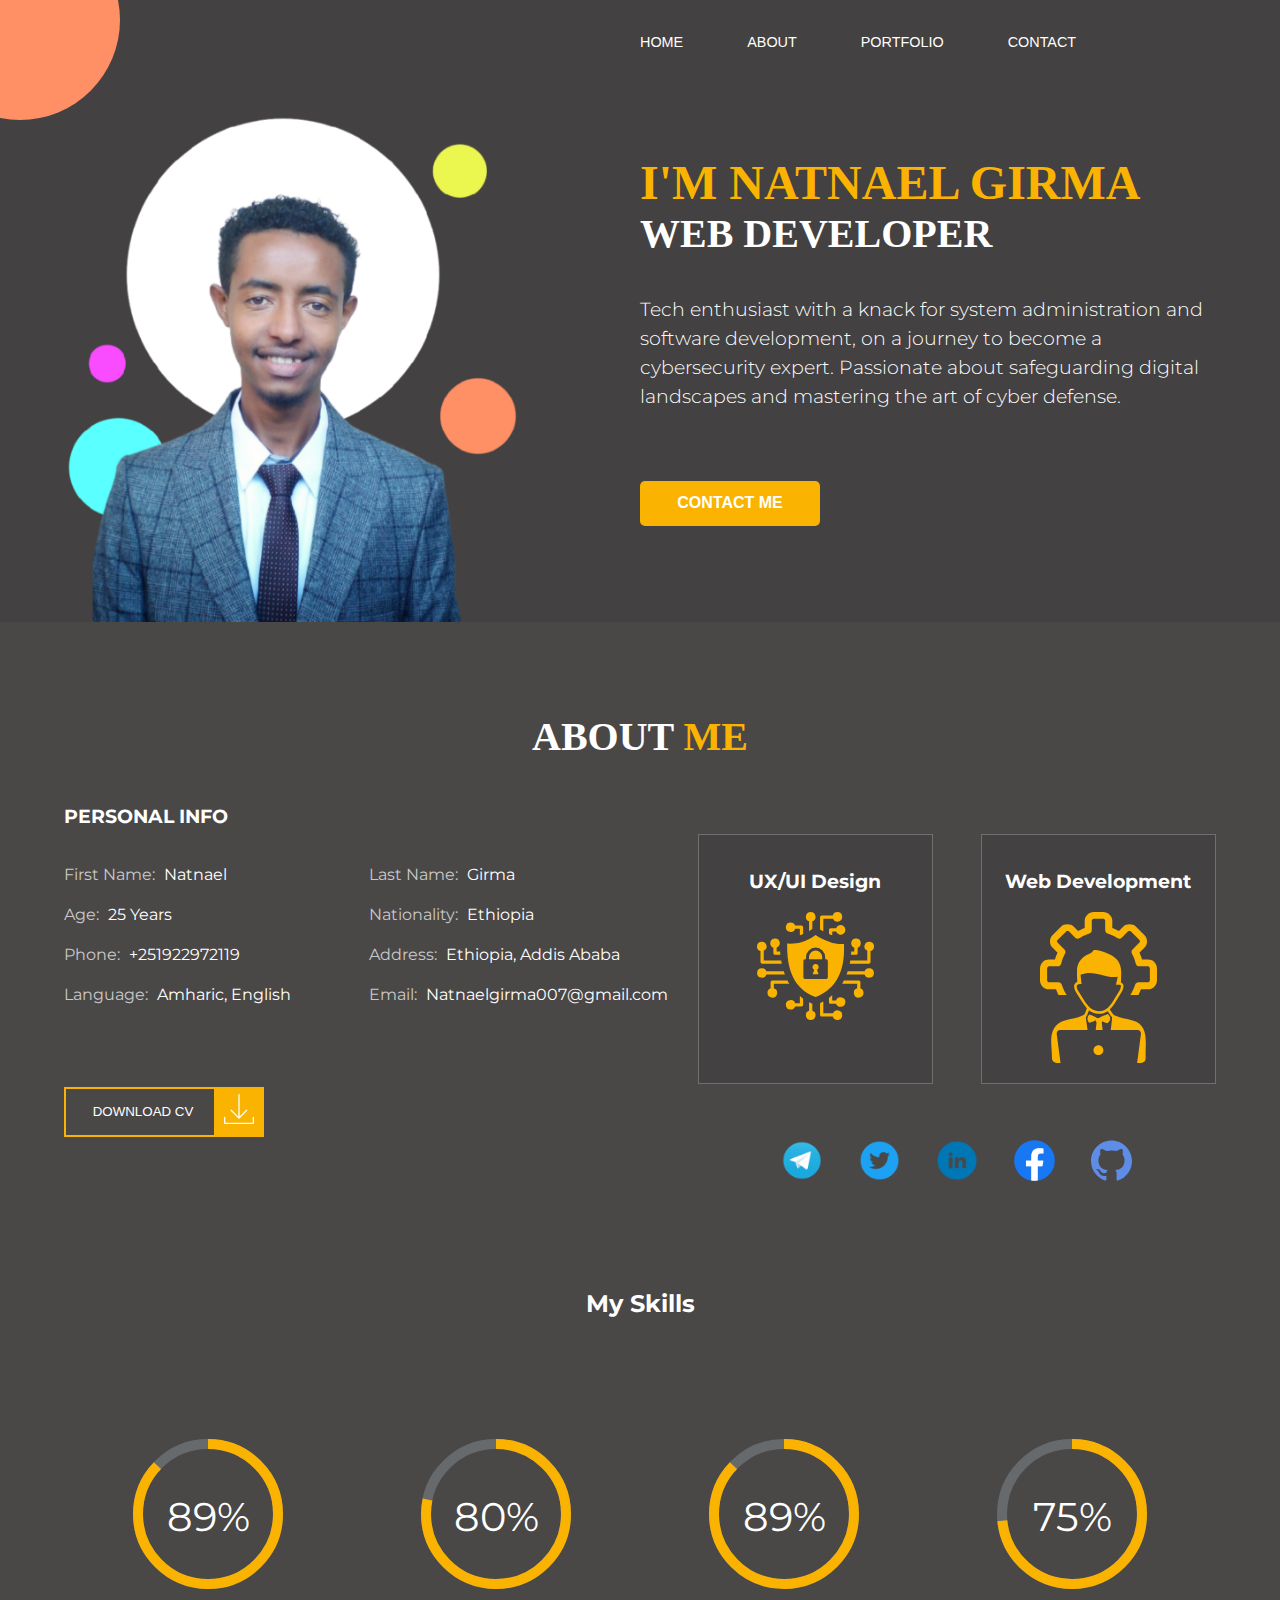
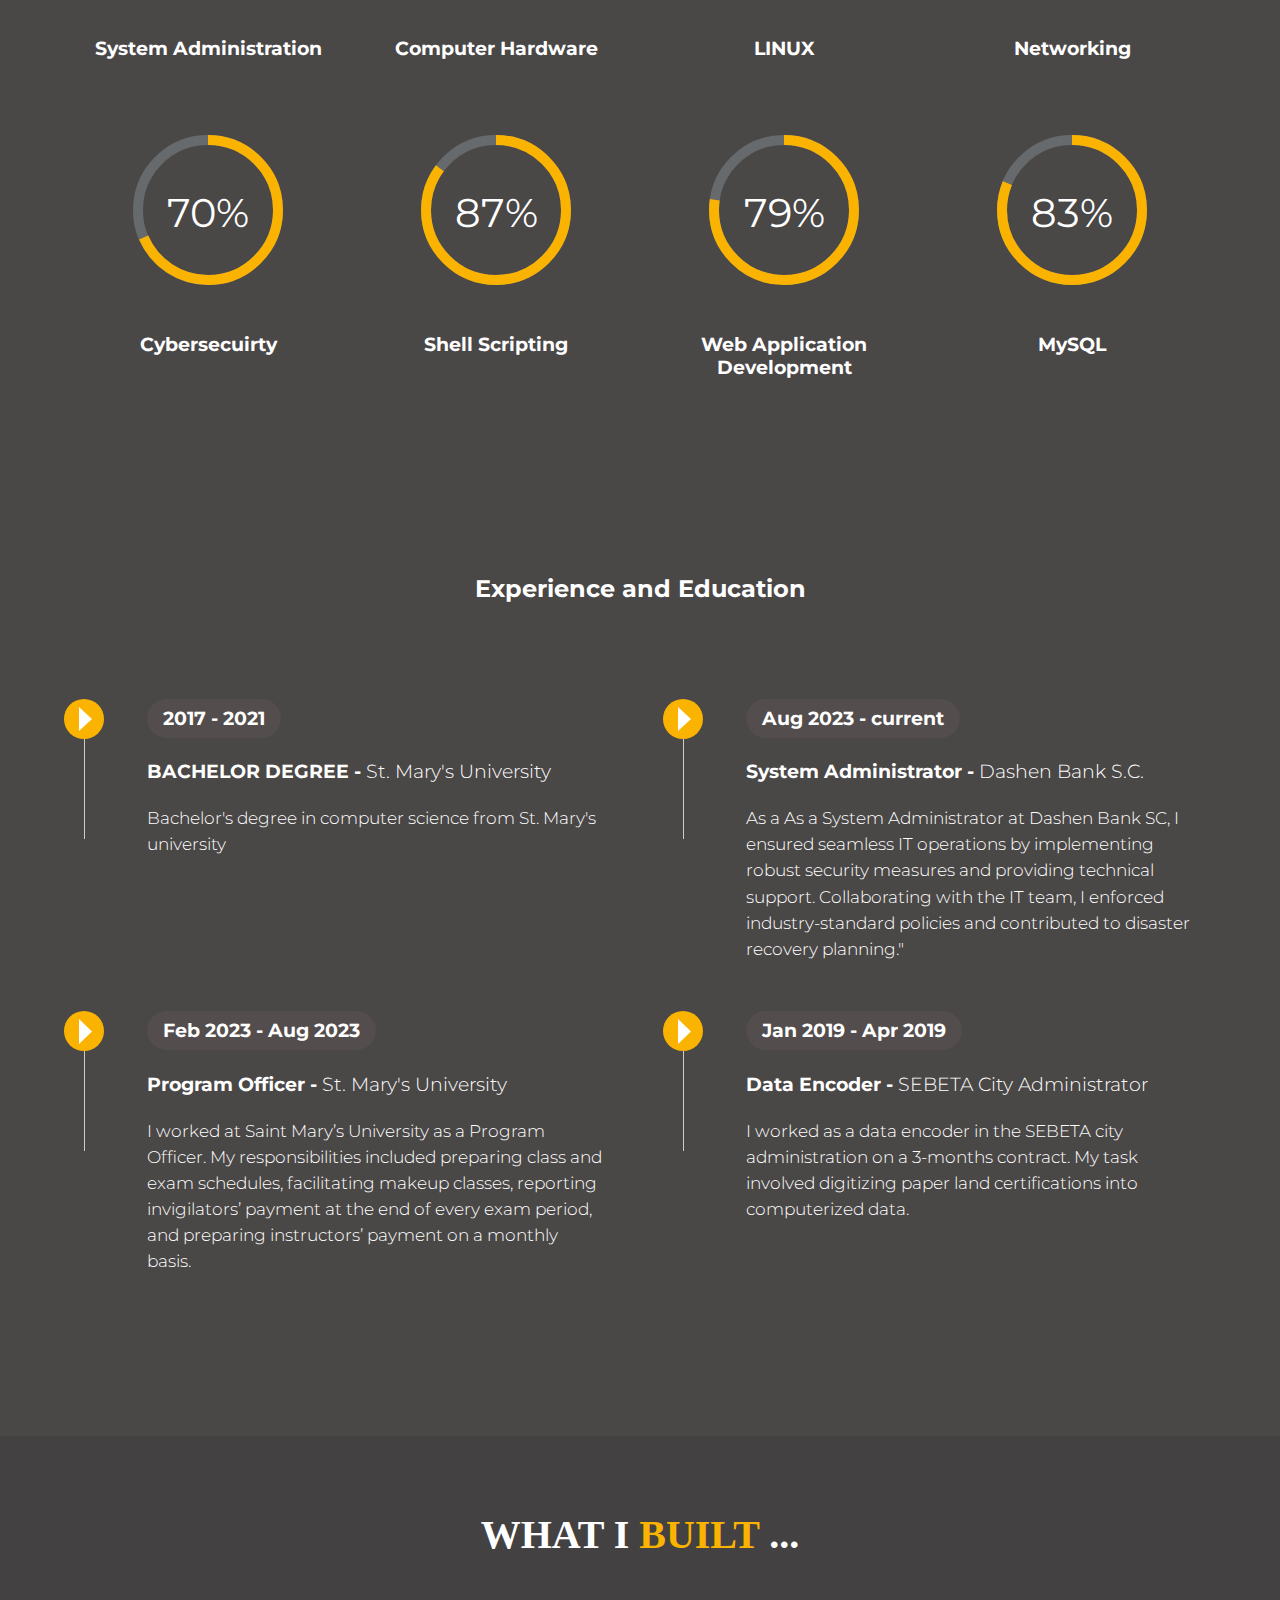
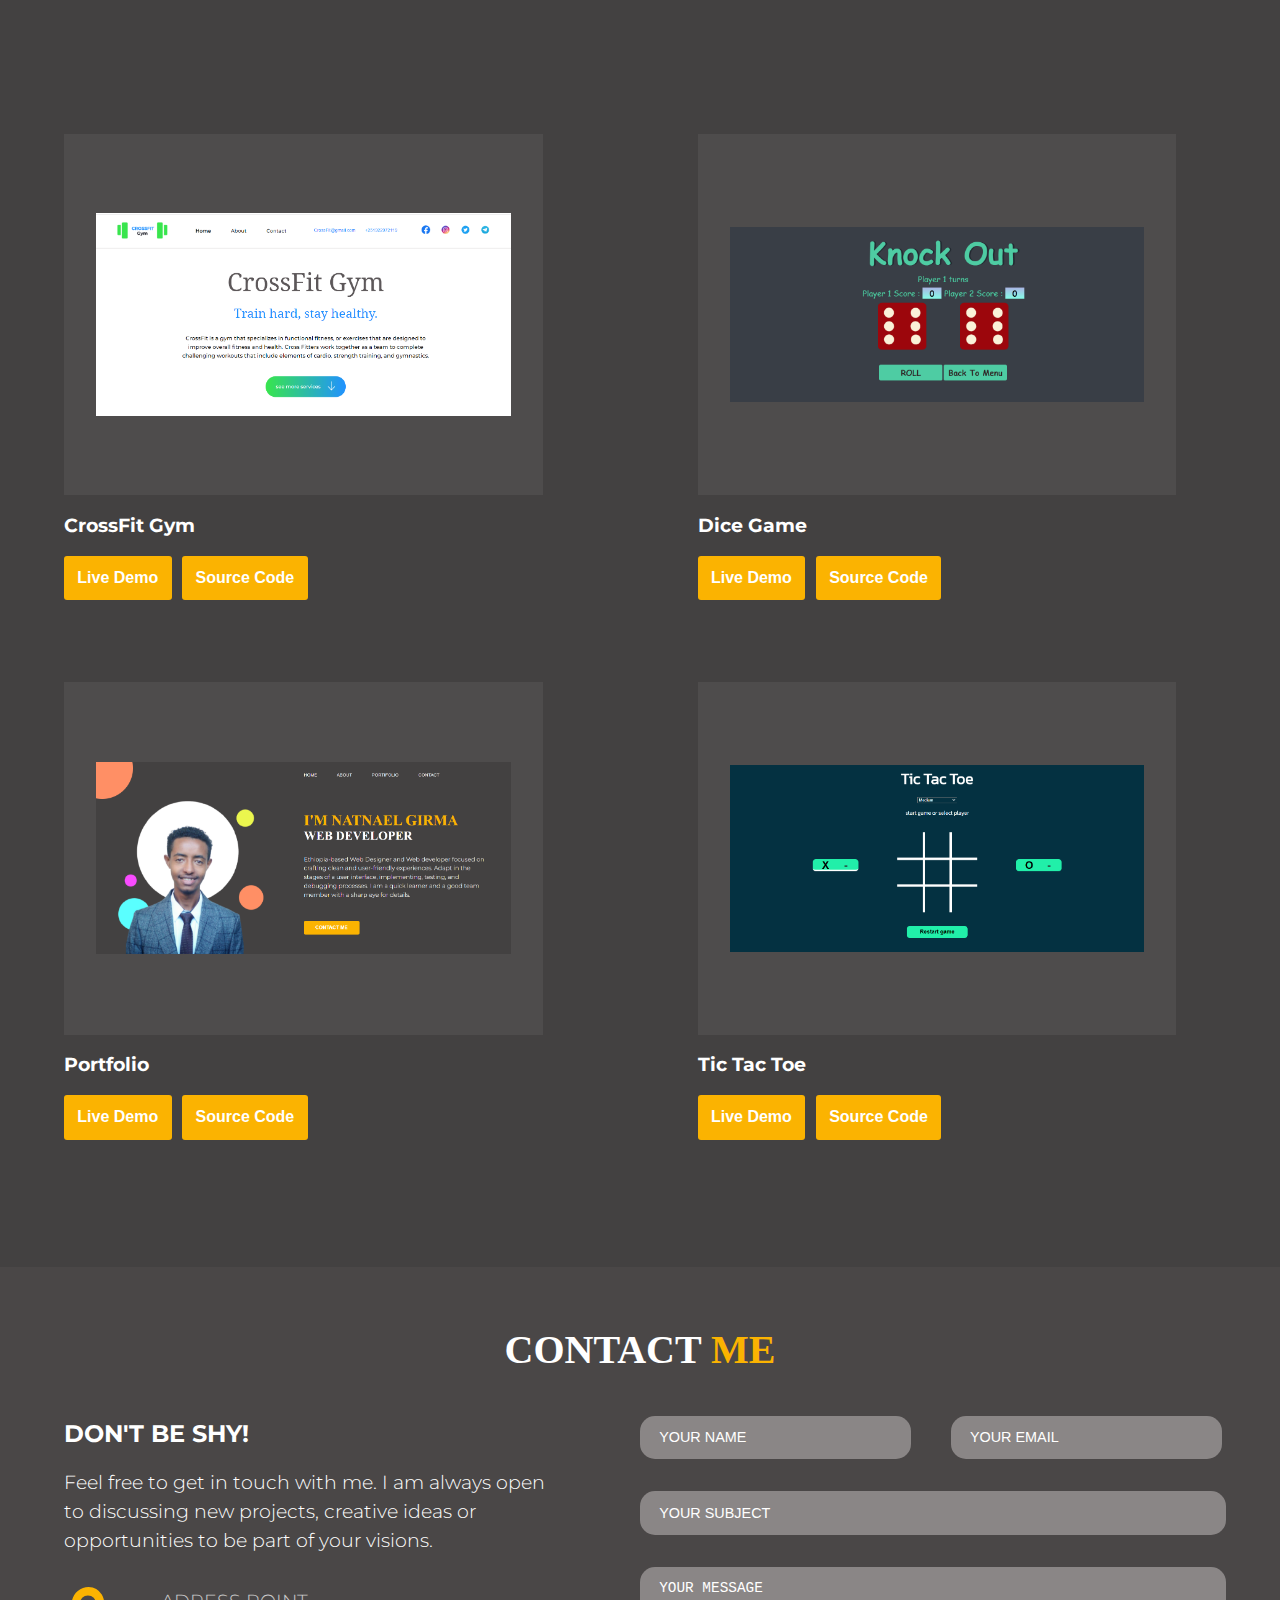
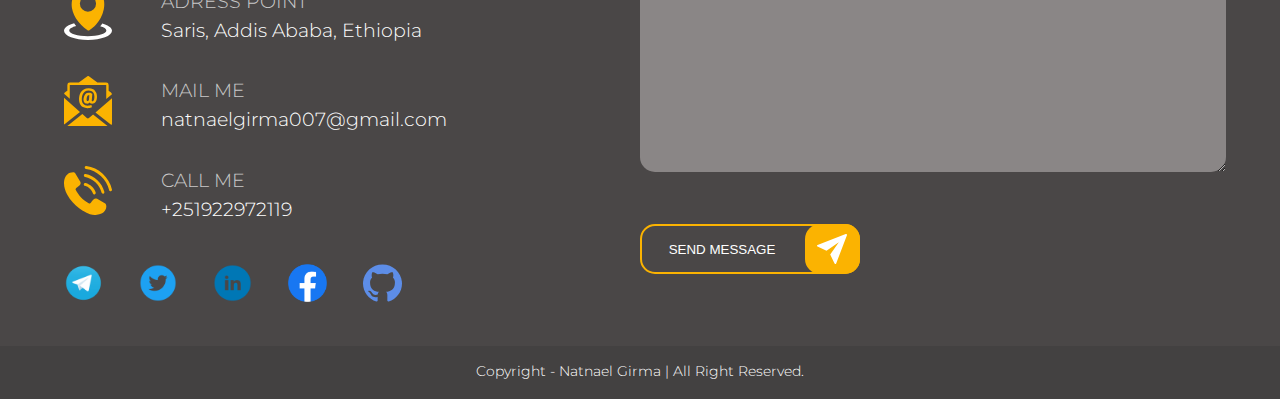
<file: index.html>
<!DOCTYPE html>
<html lang="en">
<head>
    <meta charset="UTF-8">
    <meta http-equiv="X-UA-Compatible" content="IE=edge">
    <meta name="viewport" content="width=device-width, initial-scale=1.0">
    <link rel="stylesheet" href="css/style.css">
    <link rel="preconnect" href="https://fonts.googleapis.com">
    <link rel="preconnect" href="https://fonts.gstatic.com" crossorigin>
    <link href="https://fonts.googleapis.com/css2?family=didot:wght@700&family=Montserrat:wght@300;500&display=swap" rel="stylesheet">
    <link rel="icon" type="image/x-icon" href="/images/favicon.ico">
    <title>Natnael Girma</title>
</head>
<body>
    <div class="corner-circle"></div>
    <header>
        <div class="container">
            <nav>
                <div class="placeholder"></div>
                <ul>
                    <li><a href="#home">HOME</a></li>
                    <li><a href="#about">ABOUT</a></li>
                    <li><a href="#work">PORTFOLIO</a></li>
                    <li><a href="#contact">CONTACT</a></li>
                </ul>
            </nav>
        </div>
    </header>

    <section class="hero" id="home">
        <div class="container hero-container">
            <div class="hero-image">
                <img src="images/hero.png" alt="hero image">
            </div>
            <div class="hero-description">
                <h1><span class="yellow-text main-heading">I'M NATNAEL GIRMA</span><br>
                    <span>WEB DEVELOPER</span>
                </h1>
                <p>
                    Tech enthusiast with a knack for system administration and software development, 
                    on a journey to become a cybersecurity expert. Passionate about safeguarding digital 
                    landscapes and mastering the art of cyber defense.
                </p>
                <button class="contact-btn"><a href="#contact">CONTACT ME</a></button>
            </div>
        </div>
    </section>

    <section class="about" id="about">
        <div class="container">
            <h1 class="heading">ABOUT <span class="yellow-text">ME</span></h1>
            <div class="about-details">
                <div class="personal-infos">
                    <h3>PERSONAL INFO</h3>
                    <div class="personal-info">
                        <div class="personal-info-primary">
                            <p><span class="gray-text">First Name: </span>Natnael</p>
                            <p><span class="gray-text">Age: </span>25 Years</p>
                            <p><span class="gray-text">Phone: </span>+251922972119</p>
                            <p><span class="gray-text">Language: </span>Amharic, English</p>
                            <div class="download-btn-container desktop">
                                <button class="download-btn"><a href="files/Natnael_Girma.pdf" target="_blank">DOWNLOAD CV</a></button>
                                <img src="images/download-icon.svg" alt="">
                                <div class="bg-icon"></div>
                            </div>
                        </div>
                        <div class="personal-info-seconday">
                            <p><span class="gray-text">Last Name: </span>Girma</p>
                            <p><span class="gray-text">Nationality: </span>Ethiopia</p>
                            <p><span class="gray-text">Address: </span>Ethiopia, Addis Ababa</p>
                            <p><span class="gray-text">Email: </span>Natnaelgirma007@gmail.com</p>
                            <div class="download-btn-container mobile">
                                <button class="download-btn"><a href="files/Natnael_Girma.pdf" target="_blank">DOWNLOAD CV</a></button>
                                <img src="images/download-icon.svg" alt="">
                                <div class="bg-icon"></div>
                            </div>
                        </div>
                    </div>
                </div>
                <div class="about-social-media-and-skills">
                    <div class="about-skills">
                        <div class="ux-ui">
                            <h3>UX/UI Design</h3>
                            <img src="images/encrypted-icon.svg" alt="">
                        </div>
                        <div class="web-development">
                            <h3>Web Development</h3>
                            <img src="images/administrator-developer-icon.svg" alt="">
                        </div>
                    </div>
                    <div class="social-media">
                        <a href="https://t.me/natanian" target="_blank"><img src="images/telegram-icon.png" alt=""></a>
                        <a href="https://twitter.com/NatnaelPro" target="_blank"><img src="images/twitter-icon.png" alt=""></a>
                        <a href="https://www.linkedin.com/in/natnael-girma-549927227/" target="_blank"><img src="images/linkedin-icon.png" alt=""></a>
                        <a href="https://www.facebook.com/natnael.girma.1614" target="_blank"><img src="images/facebook-icon.png" alt=""></a>
                        <a href="https://github.com/NatnaelPro" target="_blank"><img src="images/github-icon.svg" alt=""></a>
                    </div>
                </div>
            </div>

            <div class="my-skills">
                <h2>My Skills</h2>
                <div class="my-skills-container">
                    <div class="circle-box-container">
                        <div class="circle-divider">
                            <div class="circle-box">
                                <div>
                                    <svg>
                                        <circle r="70" cx="100" cy="100"></circle>
                                        <circle class="html" r="70" cx="100" cy="100"></circle>
                                    </svg>
                                    <span>89%</span>
                                </div>
                                <h3>System Administration</h3>
                            </div>
                        </div>
                        <div class="circle-divider">
                            <div class="circle-box">
                                <div>
                                    <svg>
                                        <circle r="70" cx="100" cy="100"></circle>
                                        <circle class="css" r="70" cx="100" cy="100"></circle>
                                    </svg>
                                    <span>80%</span>
                                </div>
                                <h3>Computer Hardware</h3>
                            </div>
                        </div>
                    </div>

                    <div class="circle-box-container">
                        <div class="circle-divider">
                            <div class="circle-box">
                                <div>
                                    <svg>
                                        <circle r="70" cx="100" cy="100"></circle>
                                        <circle class="js" r="70" cx="100" cy="100"></circle>
                                    </svg>
                                    <span>89%</span>
                                </div>
                                <h3>LINUX</h3>
                            </div>
                        </div>
                        <div class="circle-divider">
                            <div class="circle-box">
                                <div>
                                    <svg>
                                        <circle r="70" cx="100" cy="100"></circle>
                                        <circle class="react" r="70" cx="100" cy="100"></circle>
                                    </svg>
                                    <span>75%</span>
                                </div>
                                <h3>Networking</h3>
                            </div>
                        </div>
                    </div>
                </div>

                <div class="my-skills-container">
                    <div class="circle-box-container">
                        <div class="circle-divider">
                            <div class="circle-box">
                                <div>
                                    <svg>
                                        <circle r="70" cx="100" cy="100"></circle>
                                        <circle class="nodejs" r="70" cx="100" cy="100"></circle>
                                    </svg>
                                    <span>70%</span>
                                </div>
                                <h3>Cybersecuirty</h3>
                            </div>
                        </div>
                        <div class="circle-divider">
                            <div class="circle-box">
                                <div>
                                    <svg>
                                        <circle r="70" cx="100" cy="100"></circle>
                                        <circle class="php" r="70" cx="100" cy="100"></circle>
                                    </svg>
                                    <span>87%</span>
                                </div>
                                <h3>Shell Scripting</h3>
                            </div>
                        </div>
                    </div>

                    <div class="circle-box-container">
                        <div class="circle-divider">
                            <div class="circle-box">
                                <div>
                                    <svg>
                                        <circle r="70" cx="100" cy="100"></circle>
                                        <circle class="mysql" r="70" cx="100" cy="100"></circle>
                                    </svg>
                                    <span>79%</span>
                                </div>
                                <h3>Web Application Development</h3>
                            </div>
                        </div>
                        <div class="circle-divider">
                            <div class="circle-box">
                                <div>
                                    <svg>
                                        <circle r="70" cx="100" cy="100"></circle>
                                        <circle class="git" r="70" cx="100" cy="100"></circle>
                                    </svg>
                                    <span>83%</span>
                                </div>
                                <h3>MySQL</h3>
                            </div>
                        </div>
                    </div>
                </div>
            </div>


            <div class="experience">
                <h2>Experience and Education</h2>
                <div class="experience-container">
                    <div class="experience-primary">
                        <div class="icon">
                            <div class="circle">
                                <img src="images/triangle-right-arrow-icon.svg" alt="">
                            </div>
                            <div class="vl"></div>
                        </div>
                        <div class="experience-details">
                            <div class="year"><h3>2017 - 2021</h3></div>
                            <div class="experience-detail">
                                <p><span class="experience-title">BACHELOR DEGREE - </span> St. Mary's University</p>
                                <p class="experience-description">Bachelor's degree in computer science from St. Mary's university</p>
                            </div>
                        </div>
                    </div>
                    <div class="experience-secondary">
                        <div class="icon">
                            <div class="circle">
                                <img src="images/triangle-right-arrow-icon.svg" alt="">
                            </div>
                            <div class="vl"></div>
                        </div>
                        <div class="experience-details">
                            <div class="year"><h3>Aug 2023 - current</h3></div>
                            <div class="experience-detail">
                                <p><span class="experience-title">System Administrator - </span> Dashen Bank S.C. </p>
                                <p class="experience-description">As a As a System Administrator at Dashen Bank SC, I ensured seamless IT operations by implementing robust security measures and providing technical support. Collaborating with the IT team, I enforced industry-standard policies and contributed to disaster recovery planning." </p>
                            </div>
                        </div>
                    </div>
                </div>
        
                <div class="experience-container">
                    <div class="experience-primary">
                        <div class="icon">
                            <div class="circle">
                                <img src="images/triangle-right-arrow-icon.svg" alt="">
                            </div>
                            <div class="vl"></div>
                        </div>
                        <div class="experience-details">
                            <div class="year"><h3>Feb 2023 - Aug 2023</h3></div>
                            <div class="experience-detail">
                                <p><span class="experience-title">Program Officer - </span> St. Mary's University</p>
                                <p class="experience-description">I worked at Saint Mary’s University as a Program Officer. My responsibilities included preparing class and exam schedules, facilitating makeup classes, reporting invigilators’ payment at the end of every exam period, and preparing instructors’ payment on a monthly basis.
                                </p>
                            </div>
                        </div>
                    </div>
                    <div class="experience-secondary">
                        <div class="icon">
                            <div class="circle">
                                <img src="images/triangle-right-arrow-icon.svg" alt="">
                            </div>
                            <div class="vl"></div>
                        </div>
                        <div class="experience-details">
                            <div class="year"><h3>Jan 2019 - Apr 2019</h3></div>
                            <div class="experience-detail">
                                <p><span class="experience-title">Data Encoder - </span> SEBETA City Administrator</p>
                                <p class="experience-description">I worked as a data encoder in the SEBETA city administration on a 3-months contract. My task involved digitizing paper land certifications into computerized data. 
                                </p>
                            </div>
                        </div>
                    </div>
                </div>
            </div> <!-- Experience End -->
        </div>
    </section>

    <section class="work container" id="work">
        <h1 class="heading">WHAT I <span class="yellow-text">BUILT</span> ...</h1>
        <div class="work-container">
            <div class="work-primary">
                <div class="work-box">
                    <img src="images/crossfit.png" alt="">
                </div>
                <h3>CrossFit Gym</h3>
                <div class="know-more-container">
                    <button class="know-more-btn"> <a href="https://crossfit-fitness-club.netlify.app/" target="_blank">Live Demo</a> </button>
                    <button class="know-more-btn"> <a href="https://github.com/NatnaelPro/CrossFit-Gym" target="_blank">Source Code</a></button>
                </div>
            </div>
            <div class="work-secondary">
                <div class="work-box">
                    <img src="images/knock_out.png" alt="">
                </div>
                <h3>Dice Game</h3>
                <div class="know-more-container">
                    <button class="know-more-btn"><a href="https://natnaelpro.github.io/Dice/" target="_blank">Live Demo</a></button>
                    <button class="know-more-btn"> <a href="https://github.com/NatnaelPro/Dice" target="_blank">Source Code</a></button>
                </div>
            </div>
        </div>

        <div class="work-container">
            <div class="work-primary">
                <div class="work-box">
                    <img src="images/portfolio.png" alt="">
                </div>
                <h3>Portfolio</h3>
                <div class="know-more-container">
                    <button class="know-more-btn"><a href="https://natnael-girma-portfolio.netlify.app/" target="_blank">Live Demo</a></button>
                    <button class="know-more-btn"> <a href="https://github.com/NatnaelPro/portfolio" target="_blank">Source Code</a></button>

                </div>
            </div>
            <div class="work-secondary">
                <div class="work-box">
                    <img src="images/tictactoe.png" alt="">
                </div>
                <h3>Tic Tac Toe</h3>
                <div class="know-more-container">
                    <button class="know-more-btn"><a href="https://natnaelpro.github.io/TicTacToe/" target="_blank">Live Demo</a></button>
                    <button class="know-more-btn"> <a href="https://github.com/NatnaelPro/TicTacToe" target="_blank">Source Code</a></button>
                </div>
            </div>
        </div>
    </section>

    <section class="contact" id="contact">
        <div class="container">
            <h1 class="heading">CONTACT <span class="yellow-text">ME</span></h1>
            <div class="contact-container">
                <div class="contact-details">
                    <h2>DON'T BE SHY!</h2>
                    <p>
                        Feel free to get in touch with me. I am always open to discussing new projects, 
                        creative ideas or opportunities to be part of your visions.
                    </p>
                    <div class="address">
                        <div class="icon">
                            <img src="images/address-icon.svg" alt="">
                        </div>
                        <div class="address-info">
                            <p class="gray-text">ADRESS POINT</p>
                            <p>Saris, Addis Ababa, Ethiopia</p>
                        </div>
                    </div>
                    <div class="address">
                        <div class="icon">
                            <img src="images/email-address-icon.svg" alt="">
                        </div>
                        <div class="address-info">
                            <p class="gray-text">MAIL ME</p>
                            <p>natnaelgirma007@gmail.com</p>
                        </div>
                    </div>
                    <div class="address">
                        <div class="icon">
                            <img src="images/call-icon.svg" alt="">
                        </div>
                        <div class="address-info">
                            <p class="gray-text">CALL ME</p>
                            <p>+251922972119</p>
                        </div>
                    </div>
                    <div class="social-media">
                        <a href="https://t.me/natanian" target="_blank"><img src="images/telegram-icon.png" alt=""></a>
                        <a href="https://twitter.com/NatnaelPro" target="_blank"><img src="images/twitter-icon.png" alt=""></a>
                        <a href="https://www.linkedin.com/in/natnael-girma-549927227/" target="_blank"><img src="images/linkedin-icon.png" alt=""></a>
                        <a href="https://www.facebook.com/natnael.girma.1614" target="_blank"><img src="images/facebook-icon.png" alt=""></a>
                        <a href="https://github.com/NatnaelPro" target="_blank"><img src="images/github-icon.svg" alt=""></a>
                    </div>
                </div>
                <div class="contact-form">
                    <div class="form">
                        <form method="post" data-netlify="true">
                            <div class="name-email">
                                <input type="text" name="name" placeholder="YOUR NAME">
                                <input type="email" name="email" placeholder="YOUR EMAIL">
                            </div>
                            <input type="text" id="subject" placeholder="YOUR SUBJECT">
                            <textarea name="message" name="message" cols="20" rows="10" placeholder="YOUR MESSAGE"></textarea>
                            <!-- <button class="send-btn">SEND MESSAGE</button> -->
                            <div data-netlify-recaptcha="true"></div>
                            <div class="download-btn-container">
                                <button class="download-btn" type="submit">SEND MESSAGE</button>
                                <img src="images/send-icon.svg" alt="">
                                <div class="bg-icon"></div>
                            </div>
                        </form>
                    </div>
                </div>
            </div>
        </div>
    </section>

    <footer>
        <p>Copyright - Natnael Girma | All Right Reserved.</p>
    </footer>
</body>
</html>
</file>
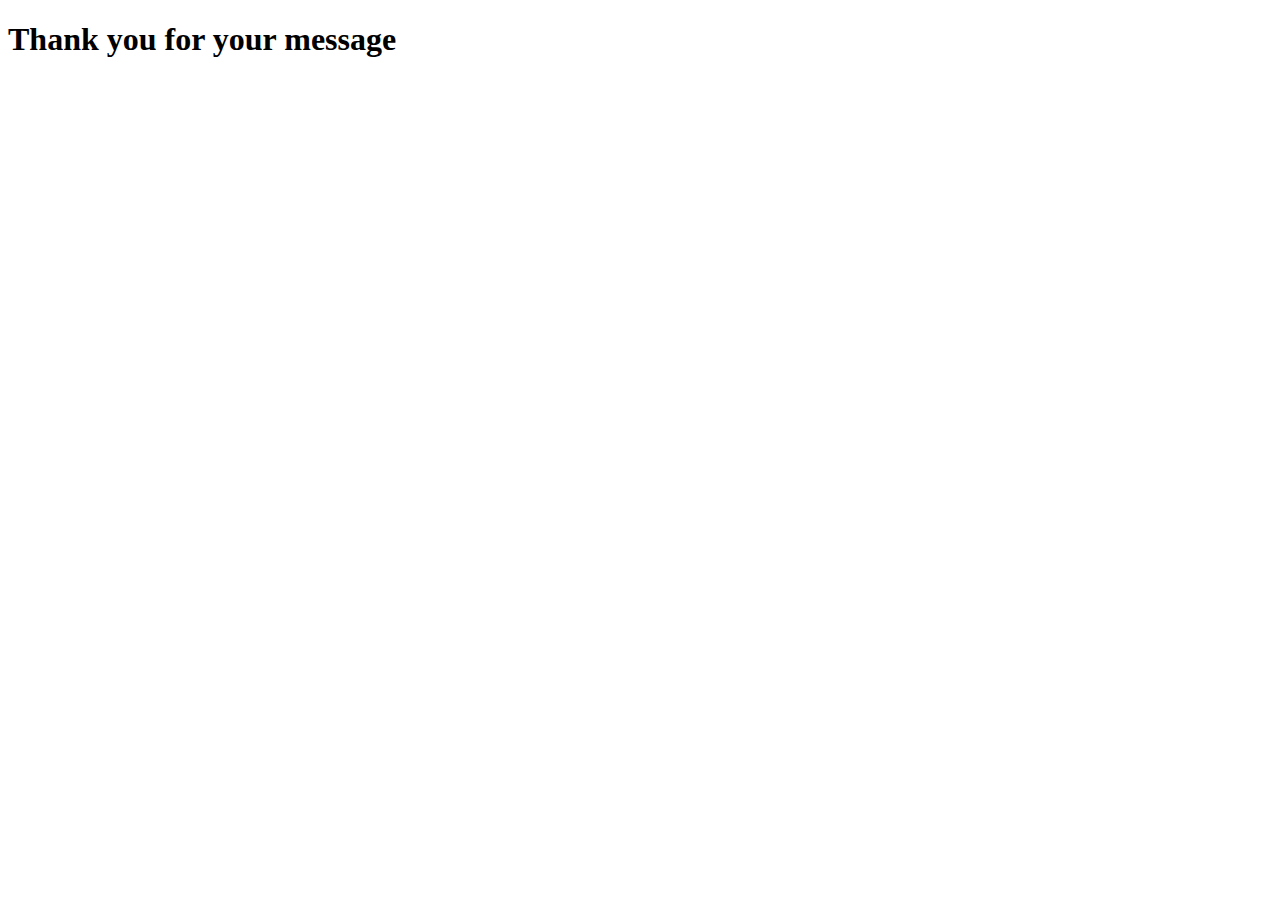
<file: thankyou.html>
<!DOCTYPE html>
<html lang="en">
<head>
    <meta charset="UTF-8">
    <meta http-equiv="X-UA-Compatible" content="IE=edge">
    <meta name="viewport" content="width=device-width, initial-scale=1.0">
    <title>Thank you!</title>
</head>
<body>
    <h1>Thank you for your message</h1>
</body>
</html>
</file>
<file: css/style.css>
body {
    margin: 0;
    background-color: #434141;
    color: #fff;
    font-family: Montserrat;
}

h1 {
    font-size: 2.5rem;
    font-family: didot;
}

p {
    font-size: 1.2rem;
    line-height: 1.5;
    font-weight: 300;
}

a {
    text-decoration: none;
    color: #fff;
}

button {
    cursor: pointer;
}

img {
    width: 100%;
    display: block;
}

.container {
    width: 90%;
    margin: 0 auto;
    /* border: 1px solid pink; */
}

.yellow-text {
    color: #FBB301;
}

.gray-text {
    color: rgb(201, 201, 201);
}

/* CORNER CIRCLE  */

.corner-circle {
    width: 200px;
    height: 200px;
    background-color: #FF8F65;
    border-radius: 50%;
    position: absolute;
    left: -80px;
    top: -80px;
    z-index: 4;
}

header {
    background-color: #434141;
    position: fixed;
    width: 100%;
    z-index: 3;
}

/* NAVIGATION */

nav {
    display: flex;
}

.placeholder {
    width: 50%;
}

nav ul {
    list-style: none;
    display: flex;
    width: 50%;
    padding: 0;
    padding-top: 1em;
}

nav li {
    padding-right: 4em;
} 

nav a {
    font-family: sans-serif;
    font-size: .9rem;
    /* padding: 3em; */
}

nav a:hover, nav a:focus {
    color: #ddd;
}

.current-page {
    color: #FBB301;
    font-weight: 700;
}

/* HERO */

.hero {
    padding-top: 4em;
}

.main-heading {
    font-size: 3rem;
}

.hero-container{
    display: flex;
}

.hero-image {
    width: 50%;
    position: relative;
}

.hero-description {
    width: 50%;
    padding: 4em 0;
}

.hero-image img {
    width: 80%;
    position: absolute;
    bottom: 0;
}

.hero-description p {
    margin: 2em 0;
}

.contact-btn {
    background-color: #FBB301;
    border: 0;
    width: 180px;
    height: 45px;
    color: #fff;
    border-radius: 5px;
    font-size: 1rem;
    font-weight: 700;
    margin: 2em 0;
}

.contact-btn:hover {
    background-color: #d99d05;
}


/* ABOUT */

.about h2 {
    text-align: center;
    margin: 4em 0;
}

.about {
    background-color: #4A4747;
    padding: 4em 0;
}

.heading {
    text-align: center;
}

.about-details {
    /* border: 1px solid pink; */
    display: flex;
    justify-content: space-between;
}

.personal-infos{
    width: 53%;
}

.personal-info p {
    font-size: 1rem;
    color: #fff;
    font-weight: 400;
}

.personal-info span {
    padding-right: .3em;
}

.about-social-media-and-skills {
    width: 45%;
}

.personal-info {
    display: flex;
}

.personal-info-primary, .personal-info-secondary{
    width: 50%;
}

.about-skills {
    display: flex;
    justify-content: space-between;
    padding: 3em 0;
}

.ux-ui, .web-development {
    width: 45%;
    border: 1px solid #6f6f6f;
    text-align: center;
    padding: 1em 0;
    background-color: #434141;
}

.download-btn-container {
    position: relative;
    display: inline-block;
    margin: 2em 0;
}

.about .download-btn-container:hover {
    background-color: #FBB301;
}

.download-btn-container img {
    display: block;
    position: absolute;
    width: 30px;
    top: 15%;
    right: 5%;
    z-index: 2;
}

.download-btn {
    border: 2px solid #FBB301;
    background-color: inherit;
    width: 200px;
    height: 50px;
    text-align: left;
    padding-left: 2em;
    color: #fff;
}

.bg-icon {
    width: 25%;
    height: 100%;
    background-color: #FBB301;
    position: absolute;
    top: 0;
    right: 0;
    z-index: 1;
}

.desktop {
    margin-top: 4em;
}

.mobile {
    display: none;
}

.about-skills img {
    width: 50%;
    display: inline;
}

.social-media {
    text-align: center;
}

.social-media img {
    /* display: inline;
    width: 100%; */
    width: 8%;
    display: inline;
    padding: .5em 1em;
}

/* MY SKILLS */

svg {
    width: 200px;
    height: 200px;
    overflow: inherit;
    transform: rotate(-90deg);
}

svg circle {
    fill: none;
    stroke: #666A6D;
    stroke-width: 10px;
}

svg circle:nth-child(2) {
    stroke: #FBB301;
    position: relative;
    z-index: 1;
}

/* .circle-box:nth-child(1) svg circle:nth-child(2) {
    stroke-dasharray: calc(100 * 4.3);
    stroke-dashoffset: calc((100 * 4.3) - ((100 * 4.3) * 70) /100 );
} */

.html {
    stroke-dasharray: calc(100 * 4.3);
    stroke-dashoffset: calc((100 * 4.3) - ((100 * 4.3) * 89) /100 );    
}

.css {
    stroke-dasharray: calc(100 * 4.3);
    stroke-dashoffset: calc((100 * 4.3) - ((100 * 4.3) * 80) /100 );    
}

.js {
    stroke-dasharray: calc(100 * 4.3);
    stroke-dashoffset: calc((100 * 4.3) - ((100 * 4.3) * 89) /100 );    
}

.nodejs {
    stroke-dasharray: calc(100 * 4.3);
    stroke-dashoffset: calc((100 * 4.3) - ((100 * 4.3) * 70) /100 );    
}

.php {
    stroke-dasharray: calc(100 * 4.3);
    stroke-dashoffset: calc((100 * 4.3) - ((100 * 4.3) * 87) /100 );    
}

.mysql {
    stroke-dasharray: calc(100 * 4.3);
    stroke-dashoffset: calc((100 * 4.3) - ((100 * 4.3) * 79) /100 );    
}

.git {
    stroke-dasharray: calc(100 * 4.3);
    stroke-dashoffset: calc((100 * 4.3) - ((100 * 4.3) * 83) /100 );    
}

.react {
    stroke-dasharray: calc(100 * 4.3);
    stroke-dashoffset: calc((100 * 4.3) - ((100 * 4.3) * 75) /100 );    
}

.circle-box {
    font-size: 36;
    color: #fff;
    text-align: center;
}

.circle-box div {
    position: relative;
}

.circle-box span {
    position: absolute;
    left: 50%;
    top: 50%;
    transform: translate(-50%, -50%);
    font-size: 40px;
}

.my-skills-container {
    display: flex;
    justify-content: space-between;
    margin-bottom: 2em;
}

.circle-box-container {
    width: 50%;
    display: flex;
    justify-content: space-between;
}

.circle-divider{
    width: 50%;
}


/* EXPERIENCE AND EDUCATION */

.experience {
    padding: 3em 0;
}

.experience-container {
    display: flex;
    justify-content: space-between;
    margin: 2em 0;
}

.experience-primary, .experience-secondary {
    width: 48%;
    display: flex;
}

.experience .icon {
    /* border: 1px pink solid; */
    width: 15%;
    position: relative;
}

.experience-details {
    width: 83%;
}

.circle {
    width: 40px;
    height: 40px;
    border-radius: 50%;
    background-color: #FBB301;
    position: relative;
}

.circle img {
    width: 32%;
    position: absolute;
    right: 30%;
    top: 20%;
}

.vl {
    border-left: 1px solid #ccc;
    height: 100px;
    position: absolute;
    left: 20px;
    top: 40px;
}

.year {
    background-color: #534D4D;
    display: inline-block;
    padding: .5em 1em;
    border-radius: 20px;
}

.year h3{
    margin: 0;
}

.experience-title {
    font-weight: bold;
    color: #fff;
    font: 1.5rem;
}

.year p {
    color: #E9E7E7;
}

.experience-description {
    font-size: 1.09rem;
}


/* MY WORK */

.work {
    padding: 3em 0;
}

.work-container {
    display: flex;
    justify-content: space-between;
    margin: 11em 0;
    /* overflow: hidden; */
}

.work-primary, .work-secondary {
    width: 45%;
    /* border: 1px solid pink; */
}

.work-box {
    width: 80%;
    height: 80%;
    padding: 2em;
    /* border: 1px solid pink; */
    /* text-align: center; */
    display: flex;
    justify-content: center;
    align-items: center;
    background-color: #4E4C4C;
}

.know-more-btn {
    padding: 1em;
    border: 0;
    background-color: #FBB301;
    margin-right: .5em;
    border-radius: 3px;
}

.know-more-btn:hover {
    background-color: #d99d05;
}

.know-more-btn a {
    color: #fff !important;
    font-size: 1rem;
    font-weight: 700;
}

/* .source-code-link {
    float: right;
    margin-right: 3em;
} */

.work-box img {
    width: 100%;
    display: block;
}

.know-more-container {
    /* border: 1px solid pink; */
    display: inline;
    position: relative;
    padding-right: 2em;
}

.know-more-container img {
    width: 15%;
    position: absolute;
    right: 0;
    top: 20%;
}

.know-more-container a {
    color: #FBB301;
}

/* CONTACT ME */

.contact {
    background-color: #4A4747;
    padding: 2em 0;
}

.contact-container {
    display: flex;
    justify-content: space-between;
}

.contact-details {
    width: 42%;
}

.contact-form {
    width: 50%;
}

.address {
    display: flex;
    margin: 2em 0;
}

.address .icon {
    width: 20%;
}

.address .icon img {
    width: 50%;
} 

.address-info {
    width: 80%;
}

.address-info p {
    margin: 0;
    /* color: red; */
}

.contact .social-media {
    text-align: start;
}

.contact .social-media img {
    padding: .5em 2em .5em 0;
}

form input, textarea{
    width: 95%;
    background-color: #8A8686;
    border: none;
    outline: none;
    margin: 1em 0;
    border-radius: 15px;
    padding: .8em 1.2em;
    color: #fff;
    font-size: 1rem;
}

.name-email {
    width: 101%;
    display: flex;
    justify-content: space-between;
}

.name-email input {
    width: 40%;
}

input::placeholder, textarea::placeholder{
    color: #fff;
    font-size: .9rem;
}

form .download-btn {
    border-radius: 15px;
    width: 220px;
}

form .download-btn:hover {
    background-color: #FBB301;
}

form .bg-icon {
    border-radius: 15px;
}

form .download-btn-container img {
    top: 20%;
    right: 6%;
} 

/* FOOTER */

footer {
    text-align: center;
}

footer p {
    font-size: .9rem;
}

/* Media query */


@media (max-width: 2000px) {
    .hero-image img {
        width: 60%;
    }
}

@media (max-width: 1500px) {
    .hero-image img {
        width: 80%;
    }
}

@media (max-width: 1080px) {
    nav ul {
        display: none;
    }

    .hero-container {
        flex-direction: column;
    }

    .hero-image {
        width: 100%;
        display: flex;
        justify-content: center;
        border-bottom: 3px solid #534D4D;
    }

    .hero-description {
        width: 100%;
    }

    .hero-image img {
        position: static;
        width: 60%;
    } 

    /* ABOUT */
    .about-details {
        flex-direction: column;
    }

    .personal-infos {
        width: 100%;
    }

    .personal-info p {
        font-size: 1.1rem;;
    }
    .ux-ui, .web-development {
        width: 37%;
        margin: 1em 0;
    }

    .about-social-media-and-skills {
        width: 100%;
    }
}

@media (max-width: 900px) {
    /* ABOUT */
    .my-skills-container {
        flex-direction: column;
    }
    .circle-box-container {
        width: 100%;
    }
    /* CONTACT  */
    .contact-container {
        flex-direction: column;
    }

    .contact-details, .contact-form {
        width: 100%;
        padding: 3em 0;
    }
    .name-email {
        width: 95%;
    }
    form input, textarea{
        width: 90%;
    }

}

@media (max-width: 760px) {
    .hero-image img {
        width: 80%;
    }

    .hero h1, .hero span{
        font-size: 2.5rem;
    }

     /* EXPERIENCE */
     .experience-container{
        flex-direction: column;
        margin: 0;
    }
    
    .experience-primary, .experience-secondary {
        width: 100%;
        margin: 1.2em 0;
    }

    /* WORK */
    .work-container {
        flex-direction: column;
        margin: 0;
    }

    .work-primary, .work-secondary {
        width: 100%;
        margin: 2em 0;
    }
}

@media (max-width: 480px) {
    body {
        text-align: center;
    }
    p {
        font-size: 1rem;
    }
    .corner-circle {
        display: none;
    }
    .hero-image img {
        width: 90%;
    }
    .hero h1, .hero span{
        font-size: 1.7rem;
    }



    /* ABOUT */

    .personal-info {
        flex-direction: column;
    }

    .personal-info-primary, .personal-info-secondary {
        width: 100%;
    }

    .about-skills {
        flex-direction: column;
    }

    .ux-ui, .web-development {
        width: 90%;
        margin: 1em auto;
    }

    .desktop {
        display: none;
    }
    
    .mobile {
        display: inline-block;
    }

    .social-media img, .contact .social-media img {
        width: 10%;
        padding: .5em .8em;
    }
    
    .circle-box-container {
        flex-direction: column;
    }

    .circle-divider{
        width: 100%;
    }



    /* CONTACT */
    .name-email {
        flex-direction: column;
        width: 100%;
        align-items: center;
    }

    .contact-form input, .contact-form textarea{
        width: 80%;
    }
    .contact-form .form {
        text-align: center;
    }

    .contact .social-media {
        text-align: center;
        margin-top: 4em;
    }

    footer p {
        font-size: .7rem;
    }

}
</file>
